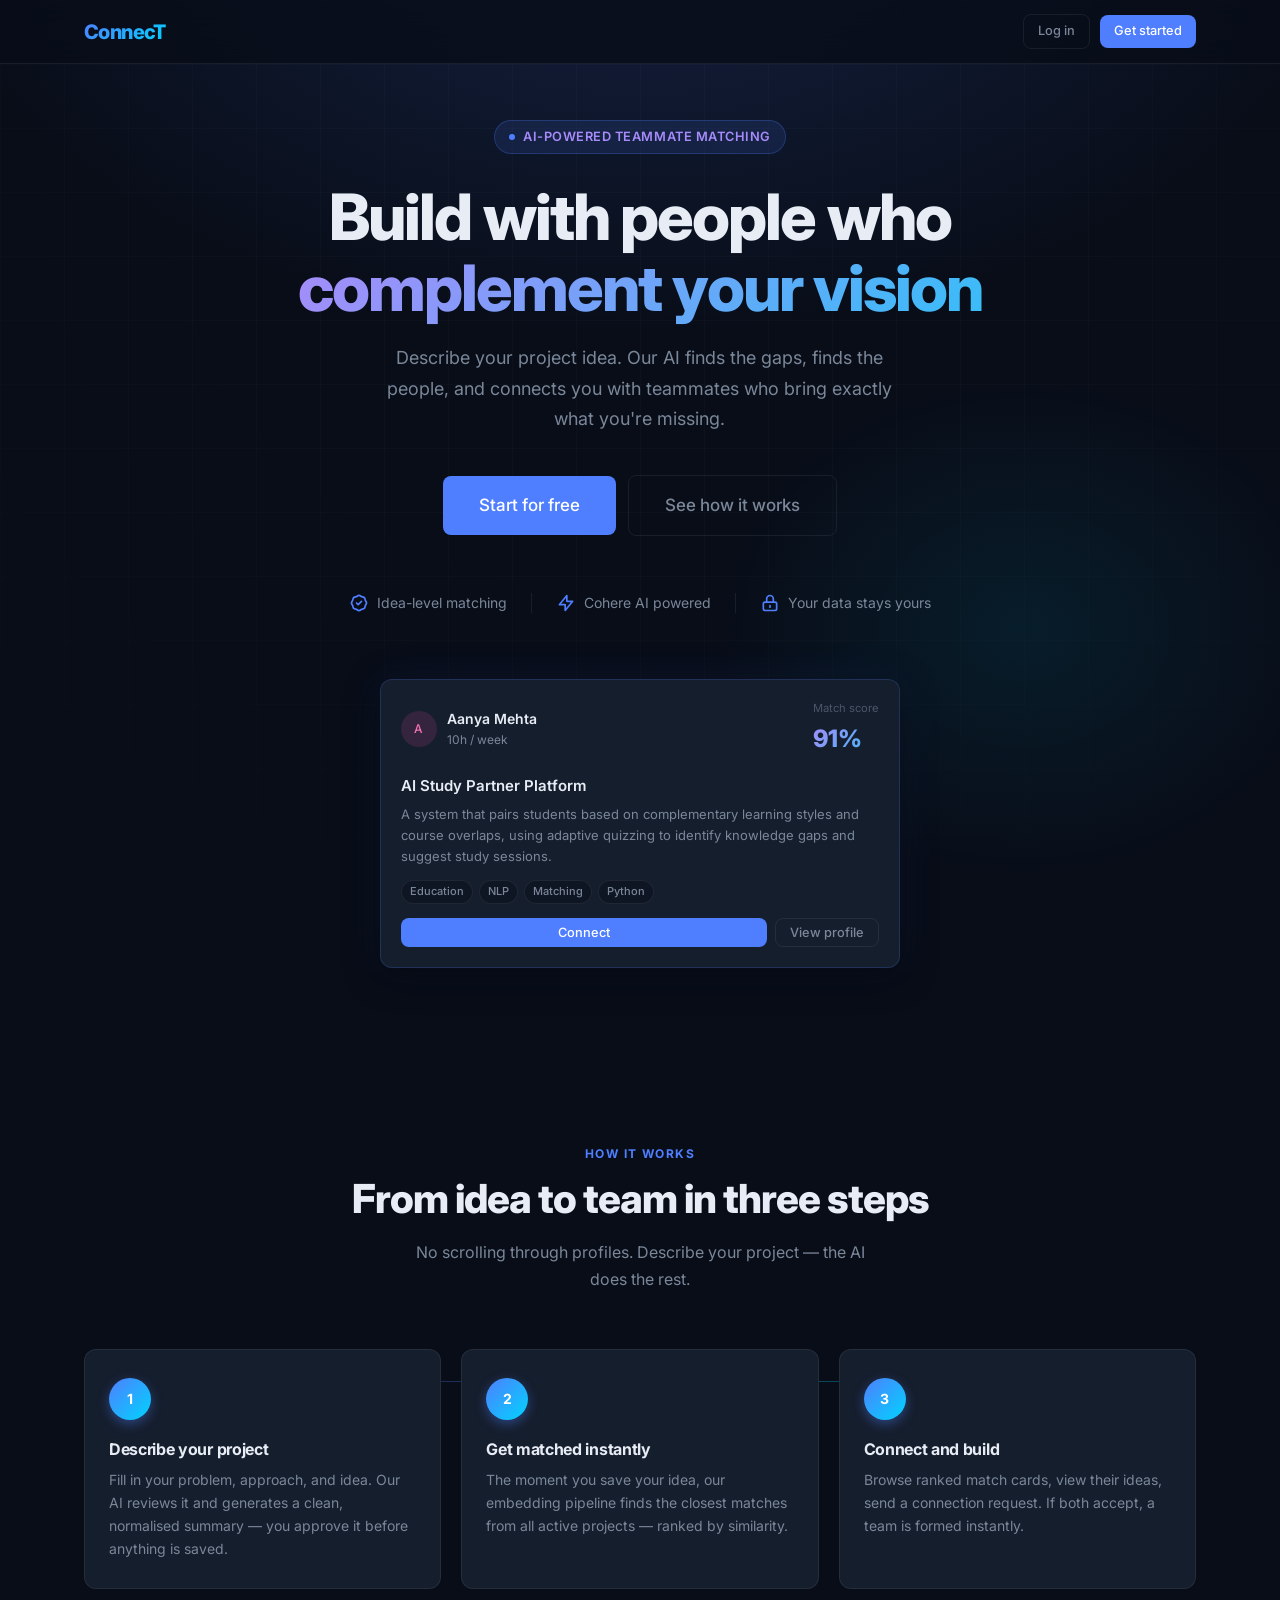
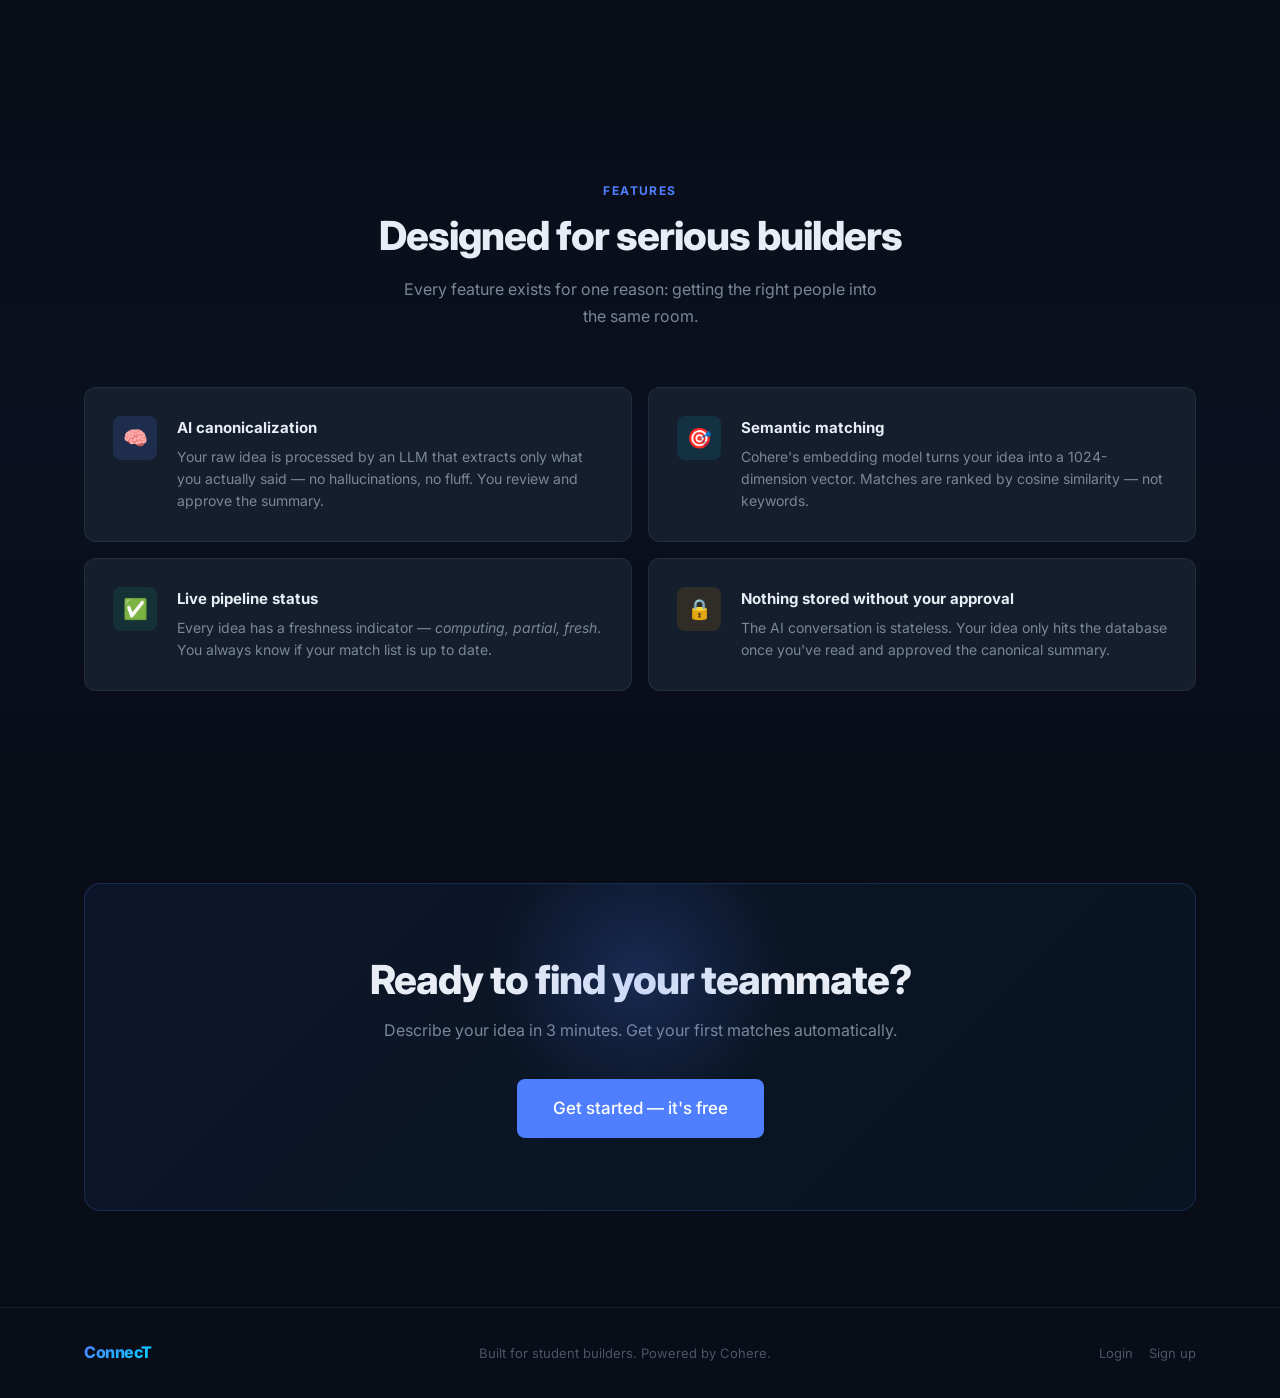
<file: frontend/index.html>
<!DOCTYPE html>
<html lang="en">
<head>
  <meta charset="UTF-8">
  <meta name="viewport" content="width=device-width, initial-scale=1.0">
  <title>ConnecT — Find Your Perfect Teammate</title>
  <meta name="description" content="AI-powered teammate matching for student builders. Describe your project, get matched with people who complement your skills.">
  <link rel="stylesheet" href="styles/main.css">
  <style>
    /* ── HERO ──────────────────────────────────────────── */
    .hero {
      min-height: 100vh;
      display: flex;
      align-items: center;
      position: relative;
      overflow: hidden;
      padding: 120px 0 80px;
    }

    .hero-bg {
      position: absolute;
      inset: 0;
      background:
        radial-gradient(ellipse 80% 60% at 50% -10%, rgba(79, 127, 255,0.18) 0%, transparent 70%),
        radial-gradient(ellipse 40% 40% at 80% 60%, rgba(0,212,255,0.08) 0%, transparent 60%);
    }

    .hero-grid {
      position: absolute;
      inset: 0;
      background-image:
        linear-gradient(rgba(255,255,255,0.02) 1px, transparent 1px),
        linear-gradient(90deg, rgba(255,255,255,0.02) 1px, transparent 1px);
      background-size: 64px 64px;
      mask-image: radial-gradient(ellipse 80% 80% at 50% 20%, black 40%, transparent 100%);
    }

    .hero-content {
      position: relative;
      z-index: 1;
      text-align: center;
      max-width: 760px;
      margin: 0 auto;
    }

    .hero-badge {
      display: inline-flex;
      align-items: center;
      gap: 8px;
      padding: 6px 14px;
      background: rgba(79, 127, 255, 0.12);
      border: 1px solid rgba(79, 127, 255, 0.25);
      border-radius: var(--radius-full);
      font-size: 0.8rem;
      font-weight: 600;
      color: #a78bfa;
      margin-bottom: 28px;
      letter-spacing: 0.04em;
      text-transform: uppercase;
    }

    .hero-badge-dot {
      width: 6px; height: 6px;
      background: var(--primary);
      border-radius: 50%;
      animation: pulse 2s ease-in-out infinite;
    }

    .hero-title {
      font-size: clamp(2.5rem, 6vw, 4rem);
      font-weight: 800;
      line-height: 1.1;
      letter-spacing: -0.03em;
      margin-bottom: 20px;
    }

    .hero-title .line-2 {
      background: var(--grad-text);
      -webkit-background-clip: text;
      -webkit-text-fill-color: transparent;
      background-clip: text;
    }

    .hero-subtitle {
      font-size: 1.125rem;
      color: var(--text-secondary);
      line-height: 1.7;
      max-width: 540px;
      margin: 0 auto 40px;
    }

    .hero-actions {
      display: flex;
      align-items: center;
      justify-content: center;
      gap: 12px;
      flex-wrap: wrap;
    }

    .hero-social-proof {
      margin-top: 56px;
      display: flex;
      align-items: center;
      justify-content: center;
      gap: 24px;
      flex-wrap: wrap;
    }

    .proof-item {
      display: flex;
      align-items: center;
      gap: 8px;
      font-size: 0.875rem;
      color: var(--text-secondary);
    }

    .proof-icon {
      width: 20px; height: 20px;
      color: var(--primary);
      flex-shrink: 0;
    }

    .proof-divider {
      width: 1px; height: 20px;
      background: var(--border);
    }

    /* ── HOW IT WORKS ─────────────────────────────────── */
    .steps-section {
      padding: 96px 0;
      position: relative;
    }

    .section-label {
      font-size: 0.75rem;
      font-weight: 700;
      letter-spacing: 0.12em;
      text-transform: uppercase;
      color: var(--primary);
      margin-bottom: 12px;
    }

    .section-title {
      font-size: clamp(1.75rem, 4vw, 2.5rem);
      font-weight: 800;
      letter-spacing: -0.025em;
      margin-bottom: 16px;
    }

    .section-subtitle {
      font-size: 1rem;
      color: var(--text-secondary);
      max-width: 480px;
      margin: 0 auto;
      line-height: 1.7;
    }

    .steps-grid {
      display: grid;
      grid-template-columns: repeat(3, 1fr);
      gap: 20px;
      margin-top: 56px;
      position: relative;
    }

    /* connecting line */
    .steps-grid::before {
      content: '';
      position: absolute;
      top: 32px;
      left: calc(16.66% + 10px);
      right: calc(16.66% + 10px);
      height: 1px;
      background: linear-gradient(90deg, transparent, var(--primary), var(--accent), transparent);
      opacity: 0.4;
    }

    .step-card {
      background: var(--bg-card);
      border: 1px solid var(--border);
      border-radius: var(--radius-lg);
      padding: 28px 24px;
      position: relative;
      transition: border-color var(--t-normal), transform var(--t-normal), box-shadow var(--t-normal);
    }

    .step-card:hover {
      border-color: rgba(79, 127, 255,0.35);
      transform: translateY(-4px);
      box-shadow: var(--shadow-md), 0 0 30px rgba(79, 127, 255,0.1);
    }

    .step-number {
      display: flex;
      align-items: center;
      justify-content: center;
      width: 42px; height: 42px;
      border-radius: 50%;
      background: var(--grad-primary);
      font-size: 0.875rem;
      font-weight: 700;
      color: #fff;
      margin-bottom: 20px;
      box-shadow: 0 4px 12px rgba(79, 127, 255,0.4);
      position: relative;
      z-index: 1;
    }

    .step-title {
      font-size: 1rem;
      font-weight: 700;
      margin-bottom: 8px;
    }

    .step-description {
      font-size: 0.875rem;
      color: var(--text-secondary);
      line-height: 1.65;
    }

    /* ── FEATURES ─────────────────────────────────────── */
    .features-section {
      padding: 96px 0;
      background: linear-gradient(180deg, transparent 0%, rgba(79, 127, 255,0.03) 50%, transparent 100%);
    }

    .features-grid {
      display: grid;
      grid-template-columns: repeat(2, 1fr);
      gap: 16px;
      margin-top: 56px;
    }

    .feature-card {
      background: var(--bg-card);
      border: 1px solid var(--border);
      border-radius: var(--radius-lg);
      padding: 28px;
      display: flex;
      gap: 20px;
      transition: border-color var(--t-normal), background var(--t-normal);
    }

    .feature-card:hover {
      border-color: rgba(79, 127, 255,0.25);
      background: var(--bg-card-hover);
    }

    .feature-icon {
      width: 44px; height: 44px;
      border-radius: var(--radius-md);
      display: flex;
      align-items: center;
      justify-content: center;
      font-size: 1.25rem;
      flex-shrink: 0;
    }

    .feature-icon-purple { background: rgba(79, 127, 255,0.15); }
    .feature-icon-cyan   { background: rgba(0,212,255,0.1); }
    .feature-icon-green  { background: rgba(16,185,129,0.12); }
    .feature-icon-yellow { background: rgba(245,158,11,0.12); }

    .feature-title {
      font-size: 0.9375rem;
      font-weight: 700;
      margin-bottom: 6px;
    }

    .feature-description {
      font-size: 0.875rem;
      color: var(--text-secondary);
      line-height: 1.6;
    }

    /* ── CTA SECTION ──────────────────────────────────── */
    .cta-section {
      padding: 96px 0;
    }

    .cta-card {
      background: var(--grad-card);
      border: 1px solid rgba(79, 127, 255,0.2);
      border-radius: var(--radius-xl);
      padding: 72px 48px;
      text-align: center;
      position: relative;
      overflow: hidden;
    }

    .cta-card::before {
      content: '';
      position: absolute;
      top: -60px; left: 50%;
      transform: translateX(-50%);
      width: 300px; height: 300px;
      background: radial-gradient(circle, rgba(79, 127, 255,0.2) 0%, transparent 70%);
      pointer-events: none;
    }

    .cta-title {
      font-size: clamp(1.75rem, 4vw, 2.5rem);
      font-weight: 800;
      letter-spacing: -0.025em;
      margin-bottom: 14px;
    }

    .cta-subtitle {
      font-size: 1rem;
      color: var(--text-secondary);
      margin-bottom: 36px;
    }

    /* ── FOOTER ───────────────────────────────────────── */
    .footer {
      border-top: 1px solid var(--border);
      padding: 32px 0;
    }

    .footer-content {
      display: flex;
      align-items: center;
      justify-content: space-between;
    }

    .footer-text {
      font-size: 0.8125rem;
      color: var(--text-muted);
    }

    /* ── MOCK MATCH CARD (hero visual) ────────────────── */
    .hero-visual {
      position: relative;
      margin-top: 64px;
    }

    .mock-card {
      background: var(--bg-card);
      border: 1px solid rgba(79, 127, 255,0.2);
      border-radius: var(--radius-lg);
      padding: 20px;
      max-width: 520px;
      margin: 0 auto;
      box-shadow: var(--shadow-lg), 0 0 40px rgba(79, 127, 255,0.12);
    }

    .mock-header {
      display: flex;
      align-items: center;
      justify-content: space-between;
      margin-bottom: 16px;
    }

    .mock-user {
      display: flex;
      align-items: center;
      gap: 10px;
    }

    .mock-score {
      font-size: 1.5rem;
      font-weight: 800;
      background: var(--grad-text);
      -webkit-background-clip: text;
      -webkit-text-fill-color: transparent;
      background-clip: text;
    }

    .mock-idea-title {
      font-weight: 600;
      font-size: 0.9375rem;
      margin-bottom: 6px;
    }

    .mock-idea-text {
      font-size: 0.8125rem;
      color: var(--text-secondary);
      line-height: 1.6;
      margin-bottom: 14px;
    }

    .mock-tags {
      display: flex;
      gap: 6px;
      flex-wrap: wrap;
    }

    .mock-tag {
      padding: 3px 10px;
      background: rgba(79, 127, 255,0.12);
      color: #a78bfa;
      border-radius: var(--radius-full);
      font-size: 0.75rem;
      font-weight: 500;
    }

    @media (max-width: 768px) {
      .steps-grid { grid-template-columns: 1fr; }
      .steps-grid::before { display: none; }
      .features-grid { grid-template-columns: 1fr; }
      .cta-card { padding: 48px 24px; }
      .footer-content { flex-direction: column; gap: 12px; text-align: center; }
    }
  </style>
</head>
<body>

<!-- ── NAVBAR ──── -->
<nav class="navbar" id="navbar">
  <div class="container">
    <a href="index.html" class="nav-logo">ConnecT</a>
    <div class="nav-actions">
      <a href="login.html" class="btn btn-ghost btn-sm">Log in</a>
      <a href="signup.html" class="btn btn-primary btn-sm">Get started</a>
    </div>
  </div>
</nav>

<!-- ── HERO ──── -->
<section class="hero">
  <div class="hero-bg"></div>
  <div class="hero-grid"></div>

  <div class="container">
    <div class="hero-content slide-up">

      <div class="hero-badge">
        <span class="hero-badge-dot"></span>
        AI-powered teammate matching
      </div>

      <h1 class="hero-title">
        Build with people who<br>
        <span class="line-2">complement your vision</span>
      </h1>

      <p class="hero-subtitle">
        Describe your project idea. Our AI finds the gaps, finds the people,
        and connects you with teammates who bring exactly what you're missing.
      </p>

      <div class="hero-actions">
        <a href="signup.html" class="btn btn-primary btn-xl">Start for free</a>
        <a href="#how-it-works" class="btn btn-ghost btn-xl">See how it works</a>
      </div>

      <div class="hero-social-proof">
        <div class="proof-item">
          <svg class="proof-icon" fill="none" viewBox="0 0 24 24" stroke="currentColor" stroke-width="2">
            <path stroke-linecap="round" stroke-linejoin="round" d="M9 12l2 2 4-4M7.835 4.697a3.42 3.42 0 001.946-.806 3.42 3.42 0 014.438 0 3.42 3.42 0 001.946.806 3.42 3.42 0 013.138 3.138 3.42 3.42 0 00.806 1.946 3.42 3.42 0 010 4.438 3.42 3.42 0 00-.806 1.946 3.42 3.42 0 01-3.138 3.138 3.42 3.42 0 00-1.946.806 3.42 3.42 0 01-4.438 0 3.42 3.42 0 00-1.946-.806 3.42 3.42 0 01-3.138-3.138 3.42 3.42 0 00-.806-1.946 3.42 3.42 0 010-4.438 3.42 3.42 0 00.806-1.946 3.42 3.42 0 013.138-3.138z" />
          </svg>
          Idea-level matching
        </div>
        <div class="proof-divider"></div>
        <div class="proof-item">
          <svg class="proof-icon" fill="none" viewBox="0 0 24 24" stroke="currentColor" stroke-width="2">
            <path stroke-linecap="round" stroke-linejoin="round" d="M13 10V3L4 14h7v7l9-11h-7z" />
          </svg>
          Cohere AI powered
        </div>
        <div class="proof-divider"></div>
        <div class="proof-item">
          <svg class="proof-icon" fill="none" viewBox="0 0 24 24" stroke="currentColor" stroke-width="2">
            <path stroke-linecap="round" stroke-linejoin="round" d="M12 15v2m-6 4h12a2 2 0 002-2v-6a2 2 0 00-2-2H6a2 2 0 00-2 2v6a2 2 0 002 2zm10-10V7a4 4 0 00-8 0v4h8z" />
          </svg>
          Your data stays yours
        </div>
      </div>
    </div>

    <!-- Mock match card -->
    <div class="hero-visual fade-in">
      <div class="mock-card">
        <div class="mock-header">
          <div class="mock-user">
            <div class="avatar avatar-36 av-pink">A</div>
            <div>
              <div style="font-weight:600;font-size:0.875rem">Aanya Mehta</div>
              <div style="font-size:0.75rem;color:var(--text-secondary)">10h / week</div>
            </div>
          </div>
          <div>
            <div style="font-size:0.7rem;color:var(--text-muted);margin-bottom:2px;text-align:right">Match score</div>
            <div class="mock-score">91%</div>
          </div>
        </div>
        <div class="mock-idea-title">AI Study Partner Platform</div>
        <div class="mock-idea-text">
          A system that pairs students based on complementary learning styles and course overlaps,
          using adaptive quizzing to identify knowledge gaps and suggest study sessions.
        </div>
        <div class="mock-tags">
          <span class="tag tag-default">Education</span>
          <span class="tag tag-default">NLP</span>
          <span class="tag tag-default">Matching</span>
          <span class="tag tag-default">Python</span>
        </div>
        <div style="display:flex;gap:8px;margin-top:14px">
          <button class="btn btn-primary btn-sm w-full">Connect</button>
          <button class="btn btn-ghost btn-sm">View profile</button>
        </div>
      </div>
    </div>
  </div>
</section>

<!-- ── HOW IT WORKS ──── -->
<section class="steps-section" id="how-it-works">
  <div class="container">
    <div class="text-center">
      <div class="section-label">How it works</div>
      <h2 class="section-title">From idea to team in three steps</h2>
      <p class="section-subtitle">
        No scrolling through profiles. Describe your project — the AI does the rest.
      </p>
    </div>

    <div class="steps-grid stagger">
      <div class="step-card slide-up">
        <div class="step-number">1</div>
        <h3 class="step-title">Describe your project</h3>
        <p class="step-description">
          Fill in your problem, approach, and idea. Our AI reviews it and generates a clean,
          normalised summary — you approve it before anything is saved.
        </p>
      </div>

      <div class="step-card slide-up">
        <div class="step-number">2</div>
        <h3 class="step-title">Get matched instantly</h3>
        <p class="step-description">
          The moment you save your idea, our embedding pipeline finds the closest matches
          from all active projects — ranked by similarity.
        </p>
      </div>

      <div class="step-card slide-up">
        <div class="step-number">3</div>
        <h3 class="step-title">Connect and build</h3>
        <p class="step-description">
          Browse ranked match cards, view their ideas, send a connection request.
          If both accept, a team is formed instantly.
        </p>
      </div>
    </div>
  </div>
</section>

<!-- ── FEATURES ──── -->
<section class="features-section" id="features">
  <div class="container">
    <div class="text-center">
      <div class="section-label">Features</div>
      <h2 class="section-title">Designed for serious builders</h2>
      <p class="section-subtitle">
        Every feature exists for one reason: getting the right people into the same room.
      </p>
    </div>

    <div class="features-grid stagger">
      <div class="feature-card slide-up">
        <div class="feature-icon feature-icon-purple">🧠</div>
        <div>
          <div class="feature-title">AI canonicalization</div>
          <div class="feature-description">
            Your raw idea is processed by an LLM that extracts only what you actually said —
            no hallucinations, no fluff. You review and approve the summary.
          </div>
        </div>
      </div>

      <div class="feature-card slide-up">
        <div class="feature-icon feature-icon-cyan">🎯</div>
        <div>
          <div class="feature-title">Semantic matching</div>
          <div class="feature-description">
            Cohere's embedding model turns your idea into a 1024-dimension vector.
            Matches are ranked by cosine similarity — not keywords.
          </div>
        </div>
      </div>

      <div class="feature-card slide-up">
        <div class="feature-icon feature-icon-green">✅</div>
        <div>
          <div class="feature-title">Live pipeline status</div>
          <div class="feature-description">
            Every idea has a freshness indicator — <em>computing, partial, fresh</em>.
            You always know if your match list is up to date.
          </div>
        </div>
      </div>

      <div class="feature-card slide-up">
        <div class="feature-icon feature-icon-yellow">🔒</div>
        <div>
          <div class="feature-title">Nothing stored without your approval</div>
          <div class="feature-description">
            The AI conversation is stateless. Your idea only hits the database
            once you've read and approved the canonical summary.
          </div>
        </div>
      </div>
    </div>
  </div>
</section>

<!-- ── CTA ──── -->
<section class="cta-section">
  <div class="container">
    <div class="cta-card">
      <h2 class="cta-title">Ready to find your teammate?</h2>
      <p class="cta-subtitle">Describe your idea in 3 minutes. Get your first matches automatically.</p>
      <a href="signup.html" class="btn btn-primary btn-xl">Get started — it's free</a>
    </div>
  </div>
</section>

<!-- ── FOOTER ──── -->
<footer class="footer">
  <div class="container">
    <div class="footer-content">
      <span class="nav-logo" style="font-size:1rem">ConnecT</span>
      <span class="footer-text">Built for student builders. Powered by Cohere.</span>
      <div style="display:flex;gap:16px">
        <a href="login.html" style="font-size:0.8125rem;color:var(--text-muted)">Login</a>
        <a href="signup.html" style="font-size:0.8125rem;color:var(--text-muted)">Sign up</a>
      </div>
    </div>
  </div>
</footer>

<script>
  // Subtle nav background on scroll
  const navbar = document.getElementById('navbar');
  window.addEventListener('scroll', () => {
    if (window.scrollY > 20) {
      navbar.style.background = 'rgba(8,13,24,0.95)';
    } else {
      navbar.style.background = 'rgba(8,13,24,0.8)';
    }
  });
</script>

</body>
</html>
</file>
<file: frontend/styles/main.css>
/* ============================================================
   CONNECT — DESIGN SYSTEM
   Import this in every page.
   ============================================================ */

@import url('https://fonts.googleapis.com/css2?family=Inter:wght@300;400;500;600;700;800&display=swap');

/* ── TOKENS ─────────────────────────────────────────────── */
:root {
  /* Backgrounds */
  --bg-base:       #080d18;
  --bg-surface:    #0f1623;
  --bg-card:       #151e2d;
  --bg-card-hover: #1c2840;
  --bg-input:      #0f1623;

  /* Borders */
  --border:        rgba(255, 255, 255, 0.07);
  --border-focus:  rgba(79, 127, 255, 0.6);

  /* Brand (UI Redesign) */
  --brand:        #4F7FFF;
  --brand-light:  #1A2B5E;
  --brand-border: rgba(79, 127, 255, 0.26);
  --primary:      var(--brand);
  --primary-dark: #3b6de8;
  --primary-glow: rgba(79, 127, 255, 0.25);
  --accent:       #00d4ff;
  --accent-glow:  rgba(0, 212, 255, 0.2);

  /* Gradient */
  --grad-primary: linear-gradient(135deg, #4F7FFF 0%, #00d4ff 100%);
  --grad-text:    linear-gradient(135deg, #a78bfa 0%, #38bdf8 100%);
  --grad-card:    linear-gradient(135deg, rgba(79,127,255,0.08) 0%, rgba(0,212,255,0.04) 100%);

  /* Semantic fills (Dark Mode equivalents) */
  --fill-blue:    rgba(59, 130, 246, 0.15);  --text-blue:    #60a5fa;
  --fill-purple:  rgba(139, 92, 246, 0.15);  --text-purple:  #a78bfa;
  --fill-green:   rgba(16, 185, 129, 0.15);  --text-green:   #34d399;
  --fill-amber:   rgba(245, 158, 11, 0.15);  --text-amber:   #fbbf24;
  --fill-pink:    rgba(236, 72, 153, 0.15);  --text-pink:    #f472b6;
  --fill-red:     rgba(239, 68, 68, 0.15);   --text-red:     #f87171;
  --border-red:   rgba(239, 68, 68, 0.3);

  /* Score colors */
  --score-high:   #22c55e;
  --score-mid:    #f59e0b;
  --score-low:    #94a3b8;

  /* Old Text & Status (keeping for fallback) */
  --text-primary:   #e8edf5;
  --text-secondary: #7a8799;
  --text-muted:     #4a5568;
  --green:         var(--score-high);
  --green-bg:      var(--fill-green);
  --yellow:        var(--score-mid);
  --yellow-bg:     var(--fill-amber);
  --red:           var(--text-red);
  --red-bg:        var(--fill-red);
  --blue:          var(--text-blue);
  --blue-bg:       var(--fill-blue);

  /* Spacing */
  --radius-sm:  6px;
  --radius-md:  8px;
  --radius-lg:  12px;
  --radius-xl:  16px;
  --radius-full: 9999px;

  /* Shadows */
  --shadow-sm:  0 1px 3px rgba(0,0,0,0.4);
  --shadow-md:  0 4px 16px rgba(0,0,0,0.5);
  --shadow-lg:  0 8px 32px rgba(0,0,0,0.6);
  --shadow-glow: 0 0 24px rgba(79, 127, 255, 0.3);

  /* Transitions */
  --t-fast:   0.15s ease;
  --t-normal: 0.25s ease;
  --t-slow:   0.4s ease;
}

/* ── RESET ───────────────────────────────────────────────── */
*, *::before, *::after { box-sizing: border-box; margin: 0; padding: 0; }

html { scroll-behavior: smooth; font-size: 16px; }

body {
  font-family: 'Inter', system-ui, sans-serif;
  background-color: var(--bg-base);
  color: var(--text-primary);
  line-height: 1.6;
  -webkit-font-smoothing: antialiased;
  min-height: 100vh;
}

a { color: inherit; text-decoration: none; }
img { max-width: 100%; display: block; }
ul { list-style: none; }

/* ── SCROLLBAR ──────────────────────────────────────────── */
::-webkit-scrollbar { width: 6px; }
::-webkit-scrollbar-track { background: var(--bg-surface); }
::-webkit-scrollbar-thumb { background: var(--border); border-radius: 3px; }
::-webkit-scrollbar-thumb:hover { background: var(--text-muted); }

/* ── TYPOGRAPHY ──────────────────────────────────────────── */
h1, h2, h3, h4, h5 { font-weight: 500; line-height: 1.2; letter-spacing: -0.02em; }

.text-gradient {
  background: var(--text-primary);
  -webkit-background-clip: text;
  -webkit-text-fill-color: transparent;
  background-clip: text;
}

.text-xs  { font-size: 0.75rem; }
.text-sm  { font-size: 0.875rem; }
.text-md  { font-size: 1rem; }
.text-lg  { font-size: 1.125rem; }
.text-xl  { font-size: 1.25rem; }
.text-2xl { font-size: 1.5rem; }
.text-3xl { font-size: 1.875rem; }
.text-4xl { font-size: 2.25rem; }
.text-5xl { font-size: 3rem; }

.weight-400 { font-weight: 400; }
.weight-500 { font-weight: 500; }
.weight-600 { font-weight: 500; }
.weight-700 { font-weight: 500; }

.color-secondary { color: var(--text-secondary); }
.color-muted     { color: var(--text-muted); }
.color-primary   { color: var(--primary); }
.color-accent    { color: var(--accent); }

/* ── LAYOUT ─────────────────────────────────────────────── */
.container {
  max-width: 1160px;
  margin: 0 auto;
  padding: 0 24px;
}

.container-sm {
  max-width: 640px;
  margin: 0 auto;
  padding: 0 24px;
}

.section { padding: 96px 0; }
.section-sm { padding: 64px 0; }

.flex { display: flex; }
.flex-col { flex-direction: column; }
.items-center { align-items: center; }
.items-start { align-items: flex-start; }
.justify-center { justify-content: center; }
.justify-between { justify-content: space-between; }
.gap-4  { gap: 4px; }
.gap-8  { gap: 8px; }
.gap-12 { gap: 12px; }
.gap-16 { gap: 16px; }
.gap-24 { gap: 24px; }
.gap-32 { gap: 32px; }
.gap-48 { gap: 48px; }

.grid { display: grid; }
.grid-2 { grid-template-columns: repeat(2, 1fr); }
.grid-3 { grid-template-columns: repeat(3, 1fr); }
.grid-4 { grid-template-columns: repeat(4, 1fr); }

.w-full { width: 100%; }
.text-center { text-align: center; }

/* ── NAVBAR ─────────────────────────────────────────────── */
.navbar {
  position: fixed;
  top: 0; left: 0; right: 0;
  z-index: 100;
  height: 64px;
  display: flex;
  align-items: center;
  background: rgba(8, 13, 24, 0.8);
  backdrop-filter: blur(20px);
  -webkit-backdrop-filter: blur(20px);
  border-bottom: 1px solid var(--border);
  transition: background var(--t-normal);
}

.navbar .container {
  display: flex;
  align-items: center;
  justify-content: space-between;
  width: 100%;
}

.nav-logo {
  font-size: 1.25rem;
  font-weight: 800;
  letter-spacing: -0.03em;
  background: var(--grad-primary);
  -webkit-background-clip: text;
  -webkit-text-fill-color: transparent;
  background-clip: text;
}

.nav-links {
  display: flex;
  align-items: center;
  gap: 8px;
}

.nav-link {
  padding: 6px 14px;
  border-radius: var(--radius-md);
  font-size: 0.875rem;
  font-weight: 500;
  color: var(--text-secondary);
  transition: color var(--t-fast), background var(--t-fast);
}

.nav-link:hover {
  color: var(--text-primary);
  background: rgba(255,255,255,0.05);
}

.nav-link.active {
  color: var(--text-primary);
  background: rgba(79, 127, 255, 0.12);
}

.nav-actions {
  display: flex;
  align-items: center;
  gap: 10px;
}

/* ── BUTTONS ─────────────────────────────────────────────── */
.btn {
  display: inline-flex;
  align-items: center;
  justify-content: center;
  gap: 8px;
  padding: 5px 13px;
  border-radius: 8px;
  font-family: 'Inter', sans-serif;
  font-size: 12px;
  font-weight: 500;
  cursor: pointer;
  border: none;
  outline: none;
  transition: all var(--t-fast);
  white-space: nowrap;
  text-decoration: none;
}

.btn:disabled {
  opacity: 0.5;
  cursor: not-allowed;
}

/* Primary */
.btn-primary {
  background: var(--brand);
  color: #fff;
}
.btn-primary:hover:not(:disabled) {
  background: #3b6de8;
}

/* Secondary / ghost */
.btn-ghost {
  background: transparent;
  color: var(--text-secondary);
  border: 0.5px solid var(--border);
  padding: 5px 11px;
}
.btn-ghost:hover:not(:disabled) {
  background: var(--brand-light);
  color: var(--text-primary);
  border-color: var(--brand);
}

/* Outline */
.btn-outline {
  background: transparent;
  color: var(--brand);
  border: 0.5px solid var(--brand-border);
}
.btn-outline:hover:not(:disabled) {
  background: var(--brand-light);
}

/* Danger */
.btn-danger {
  background: transparent;
  color: #ef4444;
  border: 0.5px solid #fca5a5;
  padding: 5px 11px;
}
.btn-danger:hover:not(:disabled) {
  background: var(--fill-red);
}

/* Sizes */
.btn-sm { padding: 6px 14px; font-size: 0.8rem; }
.btn-lg { padding: 14px 28px; font-size: 1rem; }
.btn-xl { padding: 16px 36px; font-size: 1.0625rem; }

/* Loading state */
.btn.loading { position: relative; color: transparent; }
.btn.loading::after {
  content: '';
  position: absolute;
  width: 16px; height: 16px;
  border: 2px solid rgba(255,255,255,0.3);
  border-top-color: #fff;
  border-radius: 50%;
  animation: spin 0.6s linear infinite;
}

/* ── INPUTS ─────────────────────────────────────────────── */
.form-group {
  display: flex;
  flex-direction: column;
  gap: 6px;
}

.form-label {
  font-size: 0.8125rem;
  font-weight: 500;
  color: var(--text-secondary);
  letter-spacing: 0.02em;
}

.form-input,
.form-textarea,
.form-select {
  width: 100%;
  padding: 11px 14px;
  background: var(--bg-input);
  border: 1px solid var(--border);
  border-radius: var(--radius-md);
  color: var(--text-primary);
  font-family: 'Inter', sans-serif;
  font-size: 0.9375rem;
  outline: none;
  transition: border-color var(--t-fast), box-shadow var(--t-fast);
  appearance: none;
}

.form-input:focus,
.form-textarea:focus,
.form-select:focus {
  border-color: var(--primary);
  box-shadow: 0 0 0 3px var(--primary-glow);
}

.form-input::placeholder,
.form-textarea::placeholder { color: var(--text-muted); }

.form-textarea {
  resize: vertical;
  min-height: 100px;
  line-height: 1.6;
}

.form-hint {
  font-size: 0.75rem;
  color: var(--text-muted);
}

.form-error {
  font-size: 0.75rem;
  color: var(--red);
}

/* Tag input */
.tag-input-container {
  display: flex;
  flex-wrap: wrap;
  gap: 6px;
  padding: 8px 10px;
  background: var(--bg-input);
  border: 1px solid var(--border);
  border-radius: var(--radius-md);
  cursor: text;
  min-height: 46px;
  align-items: center;
  transition: border-color var(--t-fast), box-shadow var(--t-fast);
}

.tag-input-container:focus-within {
  border-color: var(--primary);
  box-shadow: 0 0 0 3px var(--primary-glow);
}

.tag-chip {
  display: inline-flex;
  align-items: center;
  gap: 5px;
  padding: 3px 10px;
  background: rgba(79, 127, 255, 0.16);
  color: #a78bfa;
  border-radius: var(--radius-full);
  font-size: 0.8rem;
  font-weight: 500;
}

.tag-chip-remove {
  cursor: pointer;
  opacity: 0.6;
  font-size: 0.7rem;
  line-height: 1;
  transition: opacity var(--t-fast);
}
.tag-chip-remove:hover { opacity: 1; }

.tag-input {
  flex: 1;
  min-width: 120px;
  background: transparent;
  border: none;
  outline: none;
  color: var(--text-primary);
  font-family: 'Inter', sans-serif;
  font-size: 0.9375rem;
}

/* ── CARDS ───────────────────────────────────────────────── */
.card {
  background: var(--bg-card);
  border: 0.5px solid var(--border);
  border-radius: var(--radius-lg);
  padding: 16px;
  transition: border-color var(--t-normal), background var(--t-normal);
}

.card-hover:hover {
  background: var(--bg-card-hover);
  border-color: var(--border-focus);
}

.card-glow {
  background: var(--bg-card);
  border-color: var(--brand-border);
}

/* ── BADGES / FRESHNESS ──────────────────────────────────── */
.badge {
  display: inline-flex;
  align-items: center;
  gap: 5px;
  padding: 3px 10px;
  border-radius: var(--radius-full);
  font-size: 0.75rem;
  font-weight: 600;
  letter-spacing: 0.02em;
}

.badge-fresh     { background: var(--green-bg);  color: var(--green); }
.badge-computing { background: var(--blue-bg);   color: var(--blue); }
.badge-partial   { background: var(--yellow-bg); color: var(--yellow); }
.badge-needs-input { background: var(--red-bg);  color: var(--red); }

.badge-dot {
  width: 6px; height: 6px;
  border-radius: 50%;
  background: currentColor;
}

.badge-computing .badge-dot {
  animation: pulse 1.5s ease-in-out infinite;
}

/* ── DIVIDER ─────────────────────────────────────────────── */
.divider {
  display: flex;
  align-items: center;
  gap: 12px;
  color: var(--text-muted);
  font-size: 0.8rem;
}
.divider::before,
.divider::after {
  content: '';
  flex: 1;
  height: 1px;
  background: var(--border);
}

/* ── ALERTS ──────────────────────────────────────────────── */
.alert {
  padding: 12px 16px;
  border-radius: var(--radius-md);
  font-size: 0.875rem;
  border: 1px solid;
  display: flex;
  gap: 10px;
  align-items: flex-start;
}

.alert-error   { background: var(--red-bg);    border-color: rgba(239,68,68,0.25);    color: #fca5a5; }
.alert-success { background: var(--green-bg);  border-color: rgba(16,185,129,0.25);   color: #6ee7b7; }
.alert-info    { background: var(--blue-bg);   border-color: rgba(59,130,246,0.25);   color: #93c5fd; }
.alert-warn    { background: var(--yellow-bg); border-color: rgba(245,158,11,0.25);   color: #fcd34d; }

/* ── AVATAR ──────────────────────────────────────────────── */
.avatar {
  width: 36px; height: 36px;
  border-radius: 50%;
  background: var(--grad-primary);
  display: inline-flex;
  align-items: center;
  justify-content: center;
  font-weight: 700;
  font-size: 0.875rem;
  color: #fff;
  flex-shrink: 0;
}

.avatar-lg { width: 56px; height: 56px; font-size: 1.25rem; }

/* ── SPINNER ─────────────────────────────────────────────── */
.spinner {
  width: 20px; height: 20px;
  border: 2px solid rgba(79, 127, 255, 0.2);
  border-top-color: var(--primary);
  border-radius: 50%;
  animation: spin 0.6s linear infinite;
  display: inline-block;
}

/* ── ANIMATIONS ──────────────────────────────────────────── */
@keyframes spin {
  to { transform: rotate(360deg); }
}
@keyframes pulse {
  0%, 100% { opacity: 1; }
  50%       { opacity: 0.35; }
}
@keyframes fadeIn {
  from { opacity: 0; transform: translateY(12px); }
  to   { opacity: 1; transform: translateY(0); }
}
@keyframes slideUp {
  from { opacity: 0; transform: translateY(24px); }
  to   { opacity: 1; transform: translateY(0); }
}
@keyframes shimmer {
  0%   { background-position: -200% 0; }
  100% { background-position:  200% 0; }
}

.fade-in   { animation: fadeIn  0.4s ease both; }
.slide-up  { animation: slideUp 0.5s ease both; }

/* Stagger children */
.stagger > *:nth-child(1) { animation-delay: 0.05s; }
.stagger > *:nth-child(2) { animation-delay: 0.10s; }
.stagger > *:nth-child(3) { animation-delay: 0.15s; }
.stagger > *:nth-child(4) { animation-delay: 0.20s; }
.stagger > *:nth-child(5) { animation-delay: 0.25s; }

/* Skeleton loading */
.skeleton {
  background: linear-gradient(90deg,
    var(--bg-card) 25%,
    var(--bg-card-hover) 50%,
    var(--bg-card) 75%);
  background-size: 200% 100%;
  animation: shimmer 1.5s infinite;
  border-radius: var(--radius-sm);
}

/* ── GLOW ORB (decorative) ───────────────────────────────── */
.glow-orb {
  position: absolute;
  border-radius: 50%;
  filter: blur(80px);
  pointer-events: none;
  opacity: 0.35;
}

/* ── PAGE WRAPPER ───────────────────────────────────────── */
.page-content {
  padding-top: 64px; /* navbar height */
  min-height: 100vh;
}

/* ── AUTH LAYOUT ─────────────────────────────────────────── */
.auth-page {
  min-height: 100vh;
  display: grid;
  place-items: center;
  padding: 32px 16px;
  position: relative;
  overflow: hidden;
}

.auth-card {
  width: 100%;
  max-width: 440px;
  background: var(--bg-card);
  border: 1px solid var(--border);
  border-radius: var(--radius-xl);
  padding: 40px;
  position: relative;
  z-index: 1;
  box-shadow: var(--shadow-lg), 0 0 60px rgba(79, 127, 255,0.08);
}

/* ── APP SHELL (sidebar + topbar + main) ─────────────────── */
.app-shell {
  display: flex;
  min-height: 100vh;
}

/* Sidebar */
.sidebar {
  width: 240px;
  background: var(--bg-surface);
  border-right: 1px solid var(--border);
  display: flex;
  flex-direction: column;
  position: fixed;
  top: 0;
  left: 0;
  bottom: 0;
  z-index: 50;
  transition: transform var(--t-normal);
}

.sidebar-header {
  height: 64px;
  display: flex;
  align-items: center;
  padding: 0 20px;
  border-bottom: 1px solid var(--border);
  flex-shrink: 0;
}

.sidebar-nav {
  flex: 1;
  padding: 12px 10px;
  display: flex;
  flex-direction: column;
  gap: 2px;
  overflow-y: auto;
}

.sidebar-link {
  display: flex;
  align-items: center;
  gap: 9px;
  padding: 9px 18px;
  border-radius: 0;
  font-size: 13px;
  font-weight: 500;
  color: var(--text-secondary);
  transition: color var(--t-fast), background var(--t-fast);
  cursor: pointer;
  border-left: 2.5px solid transparent;
}

.sidebar-link:hover {
  color: var(--text-primary);
  background: rgba(255, 255, 255, 0.04);
}

.sidebar-link.active {
  color: var(--brand);
  background: var(--brand-light);
  border-left-color: var(--brand);
}

.sidebar-link {
  position: relative;
}

.sidebar-icon {
  width: 20px;
  height: 20px;
  flex-shrink: 0;
  opacity: 0.7;
}

.sidebar-link.active .sidebar-icon {
  opacity: 1;
}

.sidebar-footer {
  padding: 12px 10px;
  border-top: 1px solid var(--border);
}

/* Topbar (inside main area) */
.topbar {
  height: 64px;
  display: flex;
  align-items: center;
  justify-content: space-between;
  padding: 0 32px;
  background: var(--bg-base);
  border-bottom: 1px solid var(--border);
  position: sticky;
  top: 0;
  z-index: 40;
  backdrop-filter: blur(12px);
}

.topbar-left {
  display: flex;
  align-items: center;
  gap: 16px;
}

.topbar-right {
  display: flex;
  align-items: center;
  gap: 12px;
}

.topbar-title {
  font-size: 0.9375rem;
  font-weight: 600;
  color: var(--text-primary);
}

.mobile-menu-btn {
  display: none;
  padding: 8px;
  background: none;
  border: none;
  color: var(--text-secondary);
  cursor: pointer;
  border-radius: var(--radius-sm);
}

.mobile-menu-btn:hover {
  background: rgba(255,255,255,0.05);
  color: var(--text-primary);
}

/* Main content area */
.app-main {
  flex: 1;
  margin-left: 240px;
  display: flex;
  flex-direction: column;
  min-height: 100vh;
}

.main-content {
  flex: 1;
  padding: 28px 32px;
}

/* ── STAT CARDS ──────────────────────────────────────────── */
.stat-card {
  background: var(--bg-card);
  border: 1px solid var(--border);
  border-radius: var(--radius-lg);
  padding: 20px;
  display: flex;
  align-items: flex-start;
  gap: 14px;
  transition: border-color var(--t-normal), background var(--t-normal);
}

.stat-card:hover {
  border-color: rgba(79, 127, 255, 0.2);
  background: var(--bg-card-hover);
}

.stat-icon {
  width: 42px;
  height: 42px;
  border-radius: var(--radius-md);
  display: flex;
  align-items: center;
  justify-content: center;
  flex-shrink: 0;
}

.stat-value {
  font-size: 1.5rem;
  font-weight: 800;
  line-height: 1;
  margin-bottom: 4px;
}

.stat-label {
  font-size: 0.8125rem;
  color: var(--text-secondary);
}

/* ── MATCH CARD ──────────────────────────────────────────── */
.match-card {
  background: var(--bg-card);
  border: 1px solid var(--border);
  border-radius: var(--radius-lg);
  padding: 22px;
  transition: border-color var(--t-normal), background var(--t-normal), transform var(--t-normal);
}

.match-card:hover {
  border-color: rgba(79, 127, 255, 0.3);
  background: var(--bg-card-hover);
  transform: translateY(-2px);
}

.match-header {
  display: flex;
  align-items: center;
  justify-content: space-between;
  margin-bottom: 14px;
}

.match-user {
  display: flex;
  align-items: center;
  gap: 10px;
}

.match-name {
  font-weight: 600;
  font-size: 0.9375rem;
}

.match-meta {
  font-size: 0.75rem;
  color: var(--text-secondary);
}

.match-score {
  font-size: 1.25rem;
  font-weight: 800;
  background: var(--grad-text);
  -webkit-background-clip: text;
  -webkit-text-fill-color: transparent;
  background-clip: text;
}

.match-problem {
  font-size: 0.875rem;
  color: var(--text-secondary);
  line-height: 1.6;
  margin-bottom: 14px;
  display: -webkit-box;
  -webkit-line-clamp: 2;
  -webkit-box-orient: vertical;
  overflow: hidden;
}

.match-footer {
  display: flex;
  align-items: center;
  justify-content: space-between;
  gap: 8px;
}

.match-tags {
  display: flex;
  gap: 5px;
  flex-wrap: wrap;
  flex: 1;
}

/* ── IDEA CARD ──────────────────────────────────────────── */
.idea-card {
  background: var(--bg-card);
  border: 1px solid var(--border);
  border-radius: var(--radius-lg);
  padding: 22px;
  transition: border-color var(--t-normal), background var(--t-normal);
  cursor: pointer;
}

.idea-card:hover {
  border-color: rgba(79, 127, 255, 0.3);
  background: var(--bg-card-hover);
}

.idea-card-header {
  display: flex;
  align-items: flex-start;
  justify-content: space-between;
  gap: 12px;
  margin-bottom: 10px;
}

.idea-card-problem {
  font-size: 1rem;
  font-weight: 600;
  line-height: 1.4;
}

.idea-card-approach {
  font-size: 0.8375rem;
  color: var(--text-secondary);
  line-height: 1.6;
  margin-bottom: 14px;
  display: -webkit-box;
  -webkit-line-clamp: 2;
  -webkit-box-orient: vertical;
  overflow: hidden;
}

.idea-card-footer {
  display: flex;
  align-items: center;
  justify-content: space-between;
}

/* ── TEAM CARD ──────────────────────────────────────────── */
.team-card {
  background: var(--bg-card);
  border: 1px solid var(--border);
  border-radius: var(--radius-lg);
  padding: 22px;
  transition: border-color var(--t-normal), background var(--t-normal);
}

.team-card:hover {
  border-color: rgba(79, 127, 255, 0.2);
  background: var(--bg-card-hover);
}

.team-members {
  display: flex;
  gap: -8px;
}

.team-members .avatar {
  border: 2px solid var(--bg-card);
  margin-left: -8px;
}

.team-members .avatar:first-child {
  margin-left: 0;
}

/* ── EMPTY STATE ──────────────────────────────────────────── */
.empty-state {
  display: flex;
  flex-direction: column;
  align-items: center;
  justify-content: center;
  padding: 64px 24px;
  text-align: center;
}

.empty-icon {
  width: 64px;
  height: 64px;
  border-radius: 50%;
  background: var(--bg-card);
  border: 1px solid var(--border);
  display: flex;
  align-items: center;
  justify-content: center;
  margin-bottom: 16px;
  font-size: 1.5rem;
  color: var(--text-muted);
}

.empty-title {
  font-size: 1rem;
  font-weight: 600;
  margin-bottom: 6px;
}

.empty-text {
  font-size: 0.875rem;
  color: var(--text-secondary);
  margin-bottom: 20px;
  max-width: 320px;
}

/* ── CANONICALIZATION STATES ──────────────────────────────── */
.canon-panel {
  background: var(--bg-card);
  border: 1px solid var(--border);
  border-radius: var(--radius-lg);
  padding: 24px;
  margin-top: 20px;
}

.canon-approved {
  border-color: rgba(16, 185, 129, 0.3);
  background: linear-gradient(135deg, rgba(16,185,129,0.06) 0%, var(--bg-card) 100%);
}

.canon-revision {
  border-color: rgba(245, 158, 11, 0.3);
  background: linear-gradient(135deg, rgba(245,158,11,0.06) 0%, var(--bg-card) 100%);
}

.canon-text {
  font-size: 0.9375rem;
  line-height: 1.75;
  color: var(--text-primary);
  padding: 16px;
  background: rgba(255,255,255,0.02);
  border-radius: var(--radius-md);
  border-left: 3px solid var(--green);
}

.feedback-list {
  list-style: none;
  display: flex;
  flex-direction: column;
  gap: 8px;
}

.feedback-item {
  display: flex;
  gap: 8px;
  font-size: 0.875rem;
  color: #fcd34d;
  padding: 10px 14px;
  background: rgba(245, 158, 11, 0.08);
  border-radius: var(--radius-md);
  line-height: 1.5;
}

.feedback-bullet {
  color: var(--yellow);
  flex-shrink: 0;
  margin-top: 2px;
}

/* ── MOBILE OVERLAY ──────────────────────────────────────── */
.sidebar-overlay {
  display: none;
  position: fixed;
  inset: 0;
  background: rgba(0,0,0,0.5);
  z-index: 45;
}

/* ── RESPONSIVE ──────────────────────────────────────────── */
@media (max-width: 768px) {
  .grid-2, .grid-3, .grid-4 { grid-template-columns: 1fr; }
  .section { padding: 64px 0; }
  .hide-mobile { display: none; }
  .auth-card { padding: 28px 20px; }

  /* Sidebar becomes drawer */
  .sidebar {
    transform: translateX(-100%);
  }
  .sidebar.open {
    transform: translateX(0);
  }
  .sidebar-overlay.open {
    display: block;
  }
  .app-main {
    margin-left: 0;
  }
  .mobile-menu-btn {
    display: flex;
  }
  .main-content {
    padding: 20px 16px;
  }
  .topbar {
    padding: 0 16px;
  }
}

@media (max-width: 480px) {
  .container { padding: 0 16px; }
  .text-5xl { font-size: 2.25rem; }
  .text-4xl { font-size: 1.875rem; }
}

body.modal-open {
  overflow: hidden;
}

.topbar-profile-link {
  display: inline-flex;
  align-items: center;
  justify-content: center;
  border-radius: 50%;
  transition: transform var(--t-fast), box-shadow var(--t-fast);
}

.topbar-profile-link:hover {
  transform: translateY(-1px);
  box-shadow: var(--shadow-glow);
}

.topbar-profile-link:focus-visible {
  outline: 2px solid var(--accent);
  outline-offset: 2px;
}

.topbar-profile-link .avatar {
  width: 32px;
  height: 32px;
  font-size: 0.75rem;
}

.modal-backdrop {
  position: fixed;
  inset: 0;
  z-index: 120;
  display: flex;
  align-items: center;
  justify-content: center;
  padding: 24px;
  background: rgba(3, 8, 18, 0.78);
}

.modal-backdrop[hidden] {
  display: none !important;
}

.modal-panel {
  width: min(100%, 560px);
  max-height: calc(100vh - 48px);
  overflow-y: auto;
  background: var(--bg-surface);
  border: 1px solid var(--border);
  border-radius: var(--radius-xl);
  box-shadow: var(--shadow-lg);
}

.modal-panel-sm {
  width: min(100%, 440px);
}

.modal-header {
  display: flex;
  align-items: flex-start;
  justify-content: space-between;
  gap: 16px;
  padding: 22px 24px 0;
}

.modal-title {
  font-size: 1.125rem;
  font-weight: 700;
}

.modal-subtitle,
.modal-copy {
  color: var(--text-secondary);
  font-size: 0.875rem;
  line-height: 1.6;
}

.modal-body {
  padding: 20px 24px 0;
}

.modal-actions {
  display: flex;
  justify-content: flex-end;
  gap: 10px;
  padding: 20px 24px 24px;
}

.modal-close {
  width: 36px;
  height: 36px;
  border: 1px solid var(--border);
  border-radius: 50%;
  background: transparent;
  color: var(--text-secondary);
  font-size: 1.25rem;
  cursor: pointer;
  transition: background var(--t-fast), color var(--t-fast), border-color var(--t-fast);
}

.modal-close:hover {
  background: rgba(255, 255, 255, 0.05);
  color: var(--text-primary);
  border-color: rgba(255, 255, 255, 0.16);
}

.modal-form-grid {
  display: grid;
  grid-template-columns: repeat(2, minmax(0, 1fr));
  gap: 14px;
}

.modal-form-grid .span-2 {
  grid-column: 1 / -1;
}

.skill-tag-button {
  border: none;
  cursor: pointer;
  transition: opacity var(--t-fast), transform var(--t-fast);
}

.skill-tag-button:hover {
  opacity: 0.92;
  transform: translateY(-1px);
}

.modal-inline-actions {
  display: flex;
  gap: 8px;
  flex-wrap: wrap;
}

@media (max-width: 768px) {
  .modal-backdrop {
    padding: 16px;
  }

  .modal-panel {
    width: 100%;
    max-height: calc(100vh - 32px);
  }

  .modal-form-grid {
    grid-template-columns: 1fr;
  }
}

/* -- UI REDESIGN NEW COMPONENTS ---------------------------- */
.nav-sep { border-bottom: 0.5px solid var(--border); margin: 6px 12px; }
.tag { font-size: 11px; padding: 2px 8px; border-radius: 99px; font-weight: 500; display: inline-flex; align-items: center; }
.tag-fresh { background: var(--fill-green); color: var(--text-green); }
.tag-serious { background: var(--fill-blue); color: var(--text-blue); }
.tag-portfolio { background: var(--fill-purple); color: var(--text-purple); }
.tag-default { background: var(--bg-surface); color: var(--text-secondary); border: 0.5px solid var(--border); }
.avatar { border-radius: 50%; display: flex; align-items: center; justify-content: center; font-size: 12px; font-weight: 500; flex-shrink: 0; }
.avatar-28 { width: 28px; height: 28px; font-size: 10px; }
.avatar-36 { width: 36px; height: 36px; font-size: 12px; }
.avatar-44 { width: 44px; height: 44px; font-size: 14px; }
.avatar-56 { width: 56px; height: 56px; font-size: 17px; }
.av-blue { background: var(--fill-blue); color: var(--text-blue); }
.av-purple { background: var(--fill-purple); color: var(--text-purple); }
.av-green { background: var(--fill-green); color: var(--text-green); }
.av-amber { background: var(--fill-amber); color: var(--text-amber); }
.av-pink { background: var(--fill-pink); color: var(--text-pink); }
.topbar-right .avatar { background: var(--brand-light); color: var(--brand); }
.tag-blue { background: var(--fill-blue); color: var(--text-blue); }
.tag-purple { background: var(--fill-purple); color: var(--text-purple); }
.tag-green { background: var(--fill-green); color: var(--text-green); }
.tag-amber { background: var(--fill-amber); color: var(--text-amber); }
.tag-pink { background: var(--fill-pink); color: var(--text-pink); }
</file>
